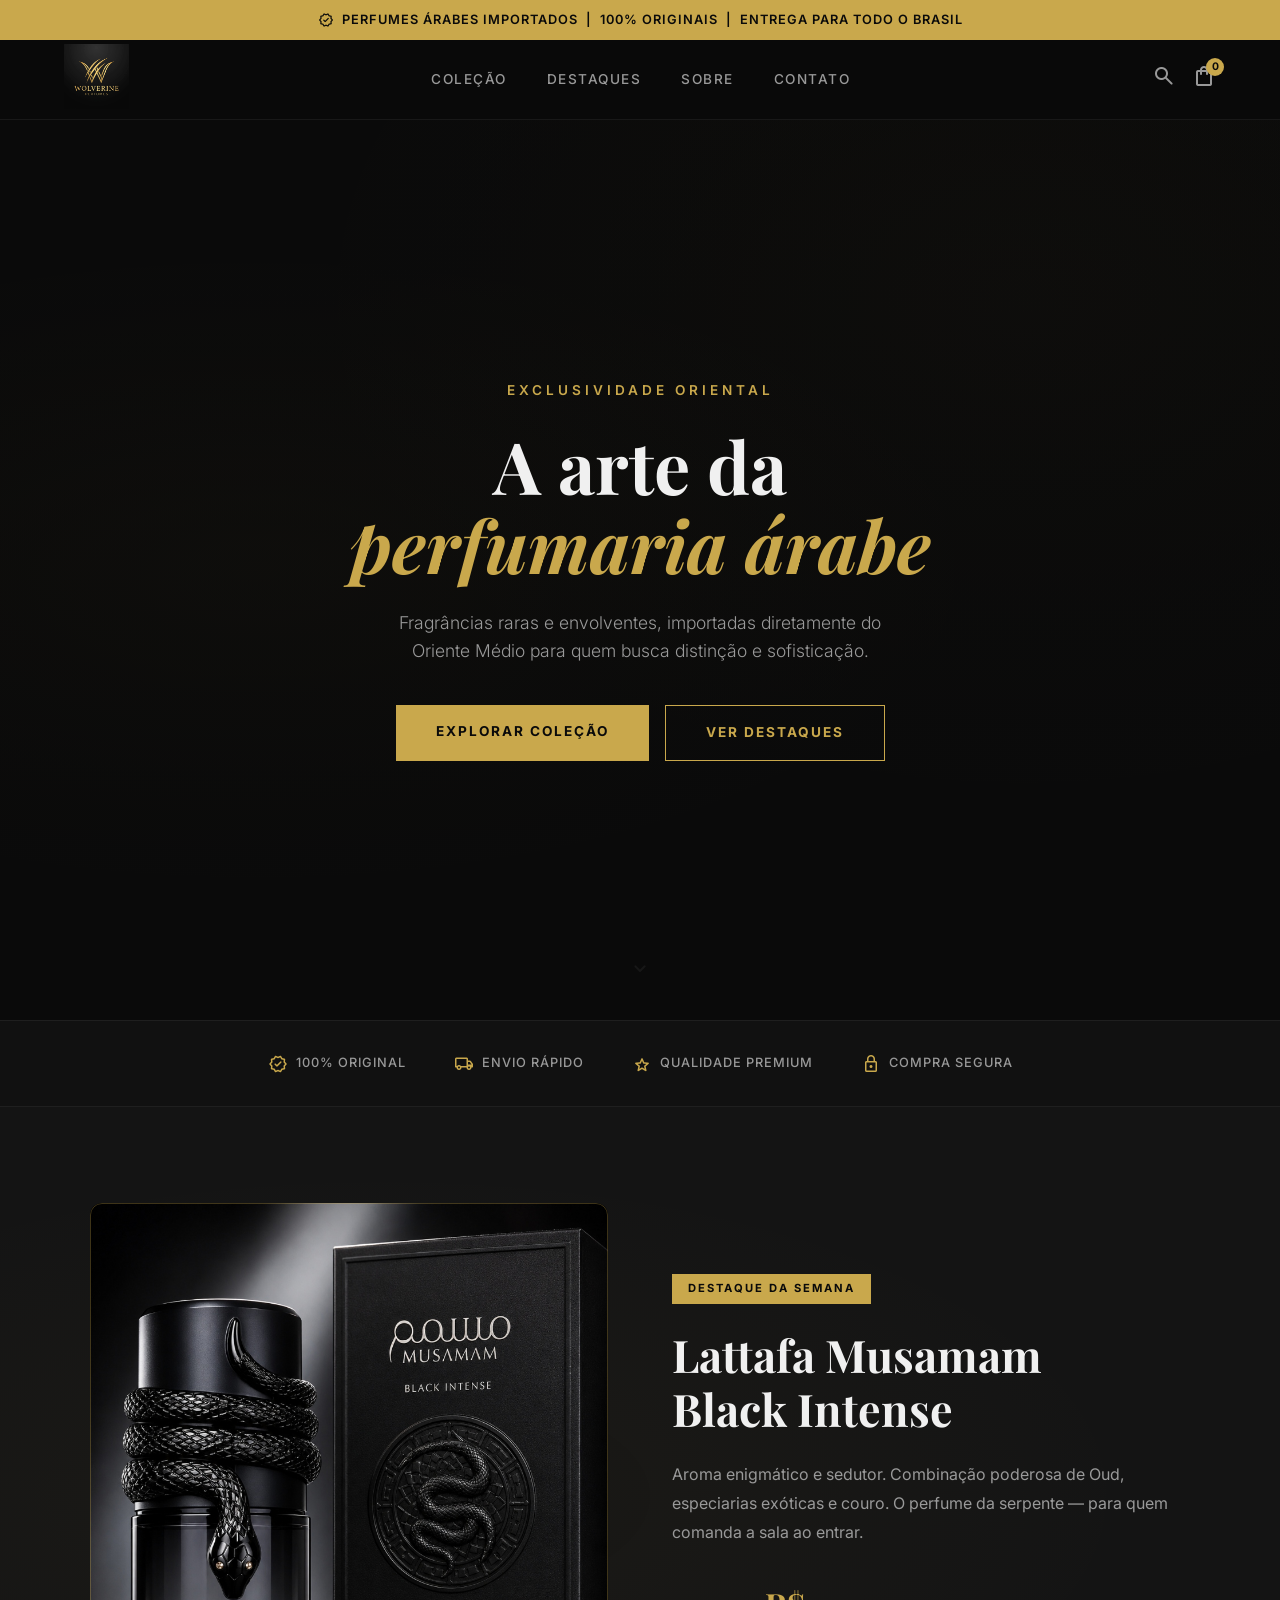
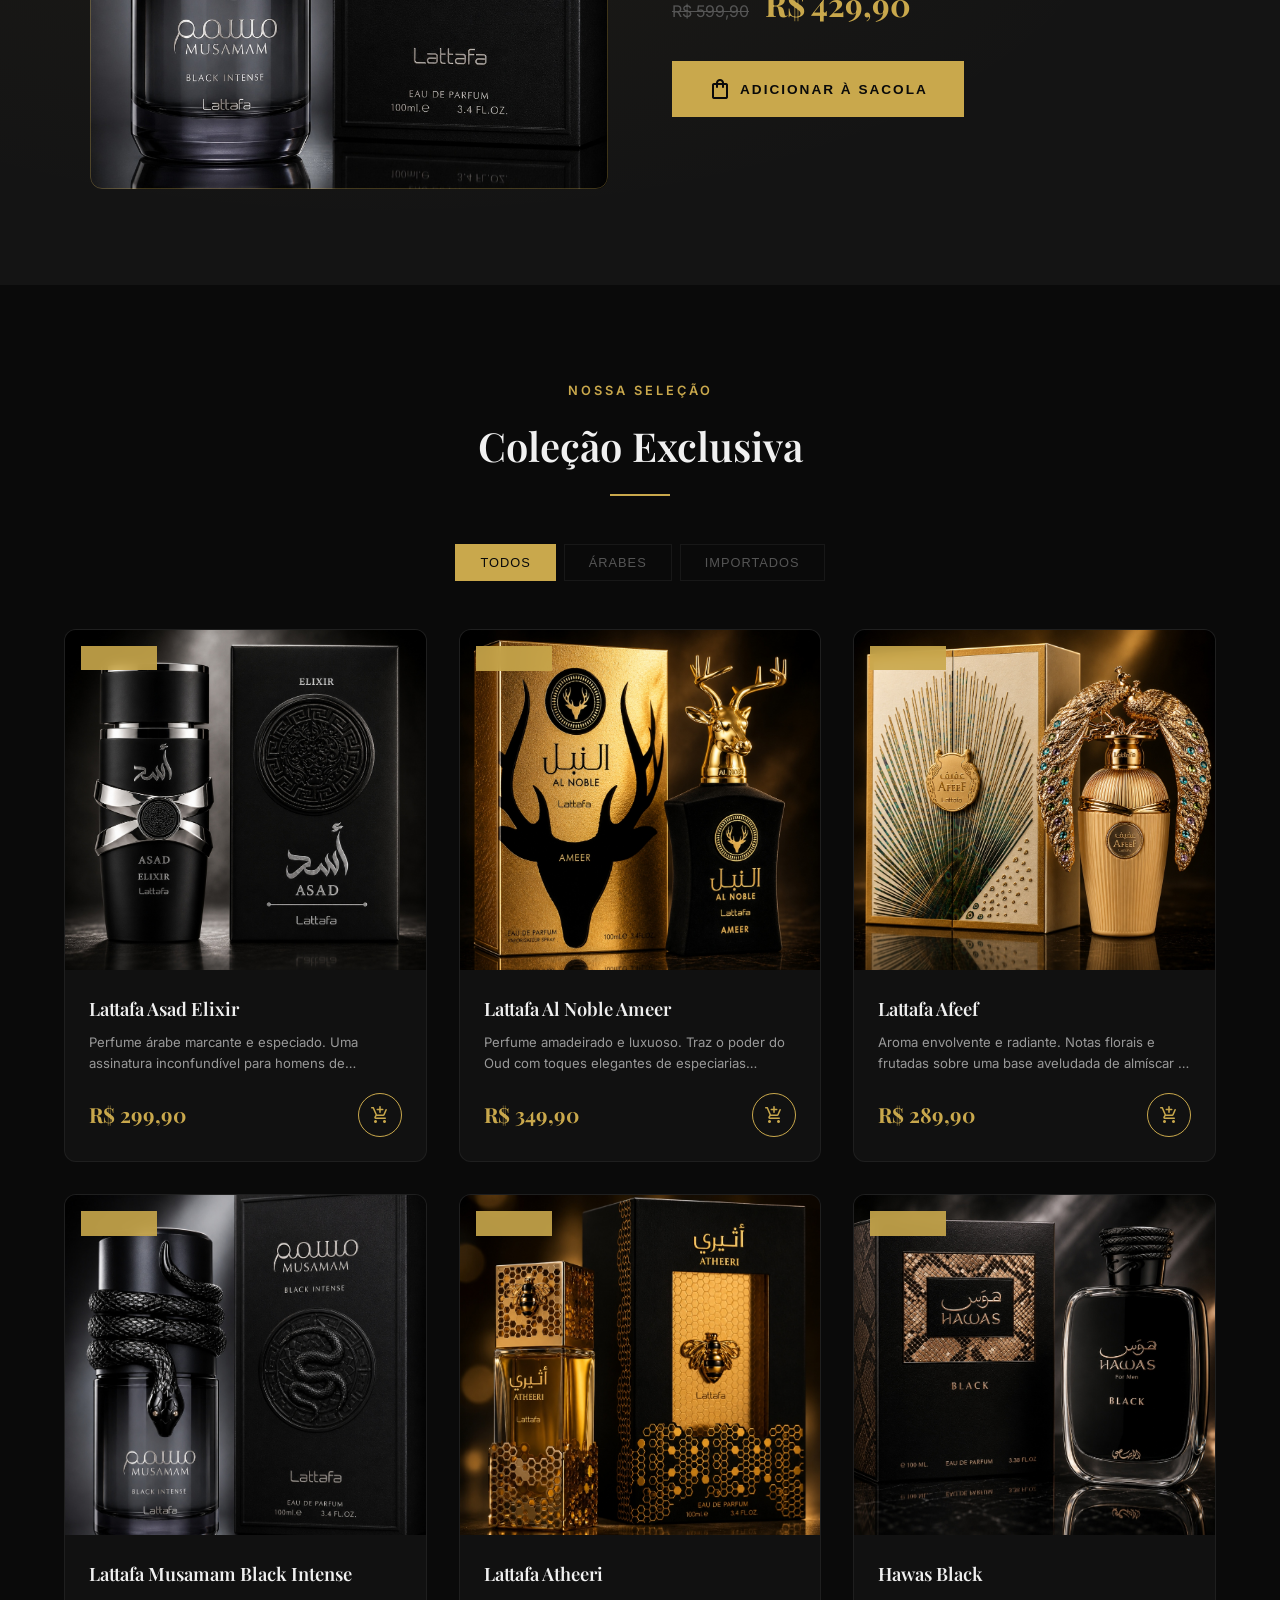
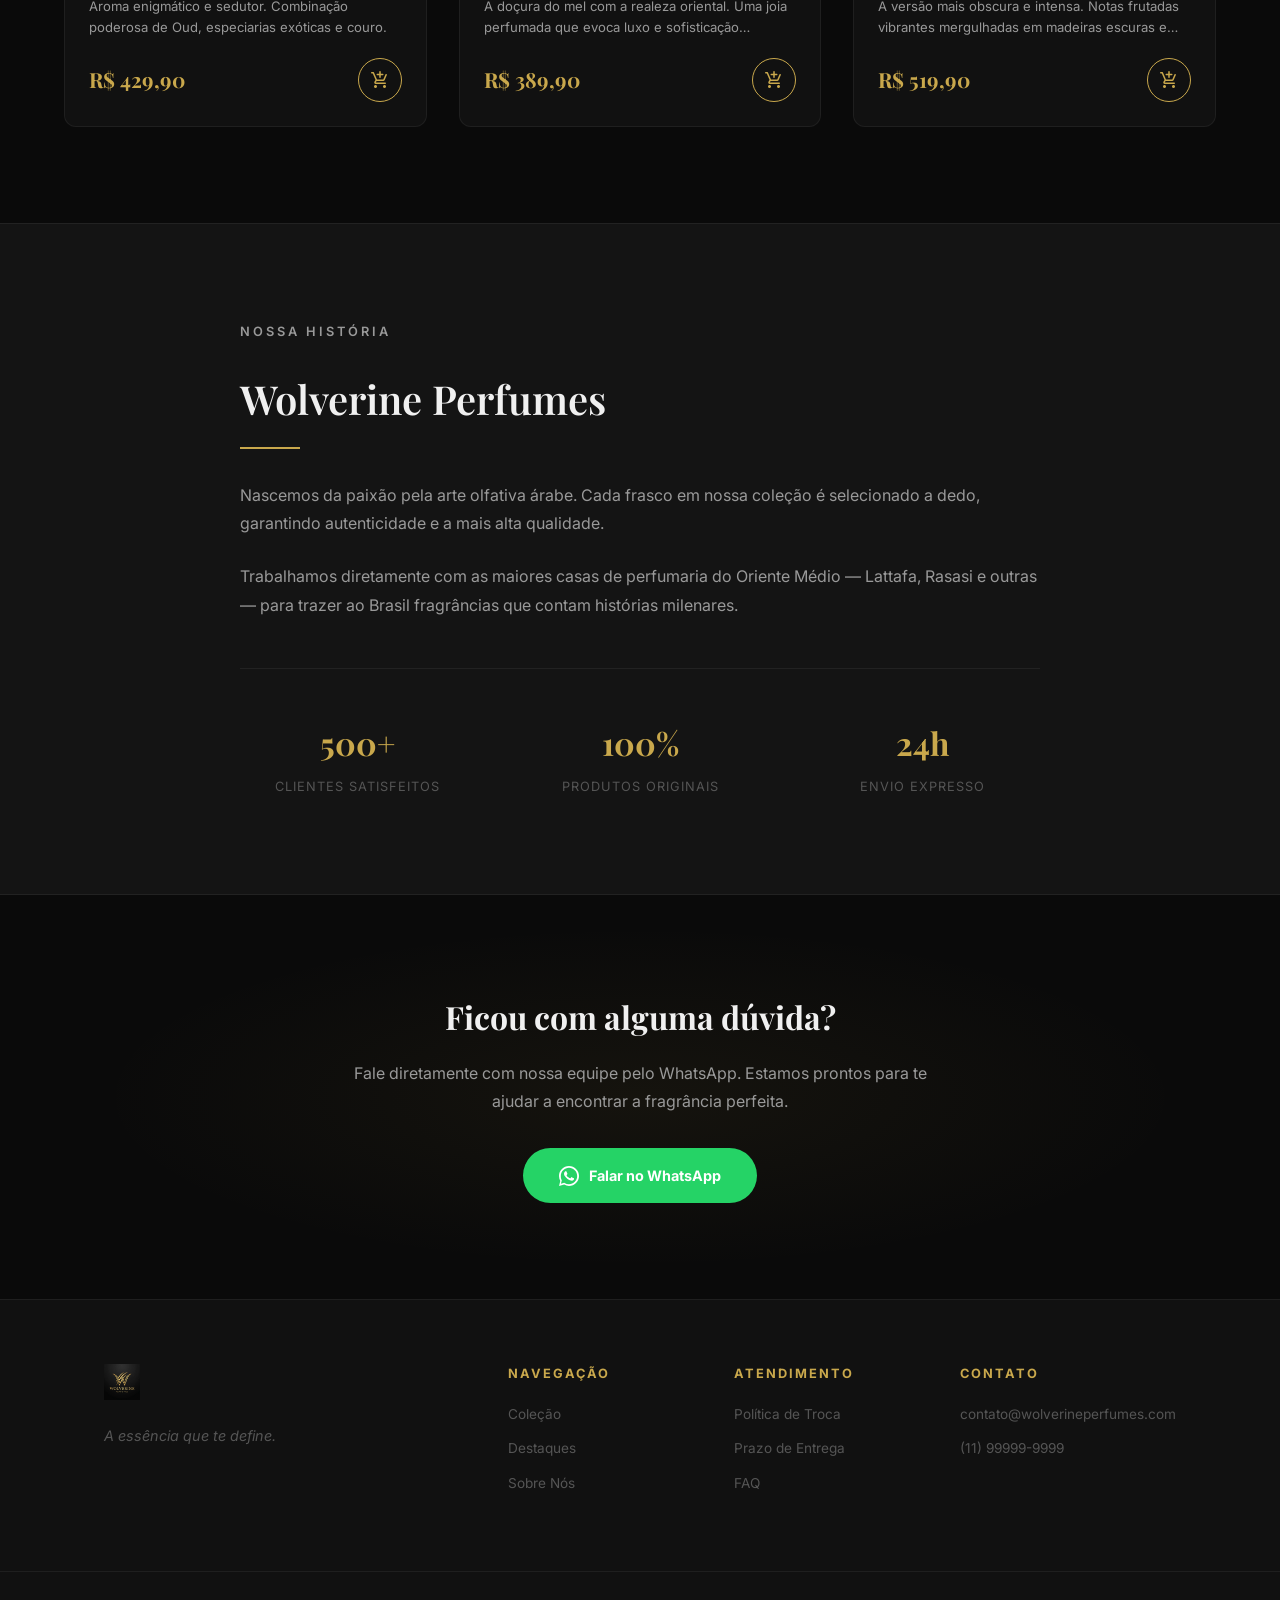
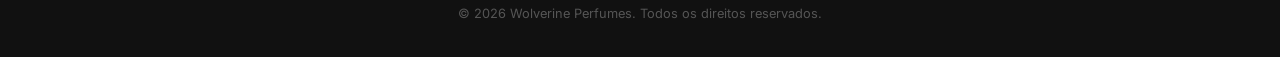
<file: index.html>
<!DOCTYPE html>
<html lang="pt-BR">
<head>
    <meta charset="UTF-8">
    <meta name="viewport" content="width=device-width, initial-scale=1.0">
    <title>Wolverine Perfumes | Fragrâncias Árabes de Luxo</title>
    <meta name="description" content="Wolverine Perfumes - A maior seleção de perfumes árabes importados de luxo. Lattafa, Rasasi e mais. Entrega para todo o Brasil.">
    <link rel="stylesheet" href="style.css">
    <link rel="preconnect" href="https://fonts.googleapis.com">
    <link rel="preconnect" href="https://fonts.gstatic.com" crossorigin>
    <link href="https://fonts.googleapis.com/css2?family=Inter:wght@300;400;500;600;700&family=Playfair+Display:ital,wght@0,400;0,500;0,600;0,700;1,400&display=swap" rel="stylesheet">
    <link href="https://fonts.googleapis.com/css2?family=Material+Symbols+Rounded:opsz,wght,FILL,GRAD@24,400,1,0" rel="stylesheet">
</head>
<body>

    <!-- Announcement Bar -->
    <div class="announcement-bar">
        <span class="material-symbols-rounded">verified</span>
        Perfumes Árabes Importados &nbsp;|&nbsp; 100% Originais &nbsp;|&nbsp; Entrega para todo o Brasil
    </div>

    <!-- Navbar -->
    <nav class="navbar" id="navbar">
        <div class="nav-left">
            <div class="hamburger" id="hamburger">
                <span></span><span></span><span></span>
            </div>
            <a href="#" class="logo">
                <img src="img/logo.png" alt="Wolverine Perfumes" class="logo-img">
            </a>
        </div>
        <div class="nav-center">
            <a href="#colecao" class="nav-link">Coleção</a>
            <a href="#destaque" class="nav-link">Destaques</a>
            <a href="#sobre" class="nav-link">Sobre</a>
            <a href="#contato" class="nav-link">Contato</a>
        </div>
        <div class="nav-right">
            <div class="search-toggle" id="search-toggle">
                <span class="material-symbols-rounded">search</span>
            </div>
            <div class="cart-trigger" id="cart-trigger">
                <span class="material-symbols-rounded">shopping_bag</span>
                <span class="cart-badge" id="cart-badge">0</span>
            </div>
        </div>
    </nav>

    <!-- Search Overlay -->
    <div class="search-overlay" id="search-overlay">
        <div class="search-container">
            <input type="text" id="search-input" placeholder="Buscar perfumes..." autocomplete="off">
            <span class="material-symbols-rounded search-close" id="search-close">close</span>
        </div>
        <div class="search-results" id="search-results"></div>
    </div>

    <!-- Mobile Menu -->
    <div class="mobile-menu" id="mobile-menu">
        <a href="#colecao" class="mobile-link">Coleção</a>
        <a href="#destaque" class="mobile-link">Destaques</a>
        <a href="#sobre" class="mobile-link">Sobre</a>
        <a href="#contato" class="mobile-link">Contato</a>
    </div>

    <!-- Hero Section -->
    <section class="hero" id="hero">
        <div class="hero-slideshow">
            <div class="slide" style="background-image: url('img/lattafa_asad.jpg')"></div>
            <div class="slide" style="background-image: url('img/lattafa_ameer.jpg')"></div>
            <div class="slide" style="background-image: url('img/lattafa_musamam.jpg')"></div>
            <div class="slide" style="background-image: url('img/lattafa_atheeri.jpg')"></div>
            <div class="slide" style="background-image: url('img/hawas_black.jpg')"></div>
        </div>
        <div class="video-overlay" style="background: linear-gradient(to bottom, rgba(10, 10, 10, 0.4), rgba(10, 10, 10, 0.85));"></div>
        <div class="hero-content">
            <p class="hero-subtitle">Exclusividade Oriental</p>
            <h1 class="hero-title">A arte da <br><em>perfumaria árabe</em></h1>
            <p class="hero-desc">Fragrâncias raras e envolventes, importadas diretamente do Oriente Médio para quem busca distinção e sofisticação.</p>
            <div class="hero-actions">
                <a href="#colecao" class="btn-hero">Explorar Coleção</a>
                <a href="#destaque" class="btn-hero-outline">Ver Destaques</a>
            </div>
        </div>
        <div class="hero-scroll">
            <span class="material-symbols-rounded">expand_more</span>
        </div>
    </section>

    <!-- Trust Bar -->
    <section class="trust-bar">
        <div class="trust-item">
            <span class="material-symbols-rounded">verified</span>
            <span>100% Original</span>
        </div>
        <div class="trust-item">
            <span class="material-symbols-rounded">local_shipping</span>
            <span>Envio Rápido</span>
        </div>
        <div class="trust-item">
            <span class="material-symbols-rounded">star</span>
            <span>Qualidade Premium</span>
        </div>
        <div class="trust-item">
            <span class="material-symbols-rounded">lock</span>
            <span>Compra Segura</span>
        </div>
    </section>

    <!-- Destaque (Featured Product) -->
    <section class="featured" id="destaque">
        <div class="featured-inner">
            <div class="featured-image">
                <img src="img/lattafa_musamam.jpg" alt="Lattafa Musamam Black Intense">
            </div>
            <div class="featured-info">
                <span class="featured-badge">Destaque da Semana</span>
                <h2>Lattafa Musamam <br>Black Intense</h2>
                <p>Aroma enigmático e sedutor. Combinação poderosa de Oud, especiarias exóticas e couro. O perfume da serpente — para quem comanda a sala ao entrar.</p>
                <div class="featured-price">
                    <span class="price-old">R$ 599,90</span>
                    <span class="price-current">R$ 429,90</span>
                </div>
                <button class="btn-featured" onclick="adicionarAoCarrinho(4)">
                    <span class="material-symbols-rounded">shopping_bag</span>
                    Adicionar à Sacola
                </button>
            </div>
        </div>
    </section>


    <!-- Coleção (Products Grid) -->
    <section class="colecao" id="colecao">
        <div class="section-header">
            <p class="section-sub">Nossa Seleção</p>
            <h2 class="section-title">Coleção Exclusiva</h2>
            <div class="section-line"></div>
        </div>
        <div class="filter-bar">
            <button class="filter-btn active" data-filter="todos">Todos</button>
            <button class="filter-btn" data-filter="Árabes">Árabes</button>
            <button class="filter-btn" data-filter="Importados">Importados</button>
        </div>
        <div class="products-grid" id="produtos-grid"></div>
    </section>

    <!-- Sobre -->
    <section class="about" id="sobre">
        <div class="about-inner">
            <div class="about-text">
                <p class="section-sub">Nossa História</p>
                <h2 class="section-title">Wolverine Perfumes</h2>
                <div class="section-line left"></div>
                <p>Nascemos da paixão pela arte olfativa árabe. Cada frasco em nossa coleção é selecionado a dedo, garantindo autenticidade e a mais alta qualidade.</p>
                <p>Trabalhamos diretamente com as maiores casas de perfumaria do Oriente Médio — Lattafa, Rasasi e outras — para trazer ao Brasil fragrâncias que contam histórias milenares.</p>
                <div class="about-stats">
                    <div class="stat">
                        <span class="stat-number">500+</span>
                        <span class="stat-label">Clientes Satisfeitos</span>
                    </div>
                    <div class="stat">
                        <span class="stat-number">100%</span>
                        <span class="stat-label">Produtos Originais</span>
                    </div>
                    <div class="stat">
                        <span class="stat-number">24h</span>
                        <span class="stat-label">Envio Expresso</span>
                    </div>
                </div>
            </div>
        </div>
    </section>

    <!-- Contato / CTA -->
    <section class="cta" id="contato">
        <div class="cta-inner">
            <h2>Ficou com alguma dúvida?</h2>
            <p>Fale diretamente com nossa equipe pelo WhatsApp. Estamos prontos para te ajudar a encontrar a fragrância perfeita.</p>
            <a href="https://wa.me/5511999999999" target="_blank" class="btn-whatsapp">
                <svg viewBox="0 0 24 24" width="20" height="20" fill="currentColor"><path d="M17.472 14.382c-.297-.149-1.758-.867-2.03-.967-.273-.099-.471-.148-.67.15-.197.297-.767.966-.94 1.164-.173.199-.347.223-.644.075-.297-.15-1.255-.463-2.39-1.475-.883-.788-1.48-1.761-1.653-2.059-.173-.297-.018-.458.13-.606.134-.133.298-.347.446-.52.149-.174.198-.298.298-.497.099-.198.05-.371-.025-.52-.075-.149-.669-1.612-.916-2.207-.242-.579-.487-.5-.669-.51-.173-.008-.371-.01-.57-.01-.198 0-.52.074-.792.372-.272.297-1.04 1.016-1.04 2.479 0 1.462 1.065 2.875 1.213 3.074.149.198 2.096 3.2 5.077 4.487.709.306 1.262.489 1.694.625.712.227 1.36.195 1.871.118.571-.085 1.758-.719 2.006-1.413.248-.694.248-1.289.173-1.413-.074-.124-.272-.198-.57-.347z"/><path d="M12 0C5.373 0 0 5.373 0 12c0 2.127.555 4.126 1.527 5.864L.06 23.884l6.166-1.617A11.92 11.92 0 0012 24c6.627 0 12-5.373 12-12S18.627 0 12 0zm0 21.82c-1.93 0-3.76-.52-5.348-1.434l-.384-.228-3.973 1.042 1.06-3.873-.25-.397A9.793 9.793 0 012.18 12c0-5.422 4.398-9.82 9.82-9.82 5.422 0 9.82 4.398 9.82 9.82 0 5.422-4.398 9.82-9.82 9.82z"/></svg>
                Falar no WhatsApp
            </a>
        </div>
    </section>

    <!-- Footer -->
    <footer class="footer">
        <div class="footer-top">
            <div class="footer-col">
                <img src="img/logo.png" alt="Wolverine Perfumes" class="footer-logo">
                <p class="footer-tagline">A essência que te define.</p>
            </div>
            <div class="footer-col">
                <h4>Navegação</h4>
                <a href="#colecao">Coleção</a>
                <a href="#destaque">Destaques</a>
                <a href="#sobre">Sobre Nós</a>
            </div>
            <div class="footer-col">
                <h4>Atendimento</h4>
                <a href="#">Política de Troca</a>
                <a href="#">Prazo de Entrega</a>
                <a href="#">FAQ</a>
            </div>
            <div class="footer-col">
                <h4>Contato</h4>
                <a href="mailto:contato@wolverineperfumes.com">contato@wolverineperfumes.com</a>
                <a href="https://wa.me/5511999999999">(11) 99999-9999</a>
            </div>
        </div>
        <div class="footer-bottom">
            <p>&copy; 2026 Wolverine Perfumes. Todos os direitos reservados.</p>
        </div>
    </footer>

    <!-- Cart Sidebar -->
    <div class="cart-overlay" id="cart-overlay"></div>
    <div class="cart-sidebar" id="cart-sidebar">
        <div class="cart-header">
            <h3>Sua Sacola</h3>
            <span class="material-symbols-rounded cart-close" id="cart-close">close</span>
        </div>
        <div class="cart-items" id="cart-items">
            <div class="empty-cart" id="empty-cart">
                <span class="material-symbols-rounded" style="font-size: 48px; opacity: 0.3;">shopping_bag</span>
                <p>Sua sacola está vazia.</p>
            </div>
        </div>
        <div class="cart-footer">
            <div class="cart-subtotal">
                <span>Subtotal</span>
                <span id="total-price">R$ 0,00</span>
            </div>
            <button class="btn-checkout" id="btn-checkout">
                Finalizar pelo WhatsApp
                <span class="material-symbols-rounded">arrow_forward</span>
            </button>
            <p class="cart-note">Envio e pagamento combinados via WhatsApp</p>
        </div>
    </div>

    <script src="app.js"></script>
</body>
</html>
</file>
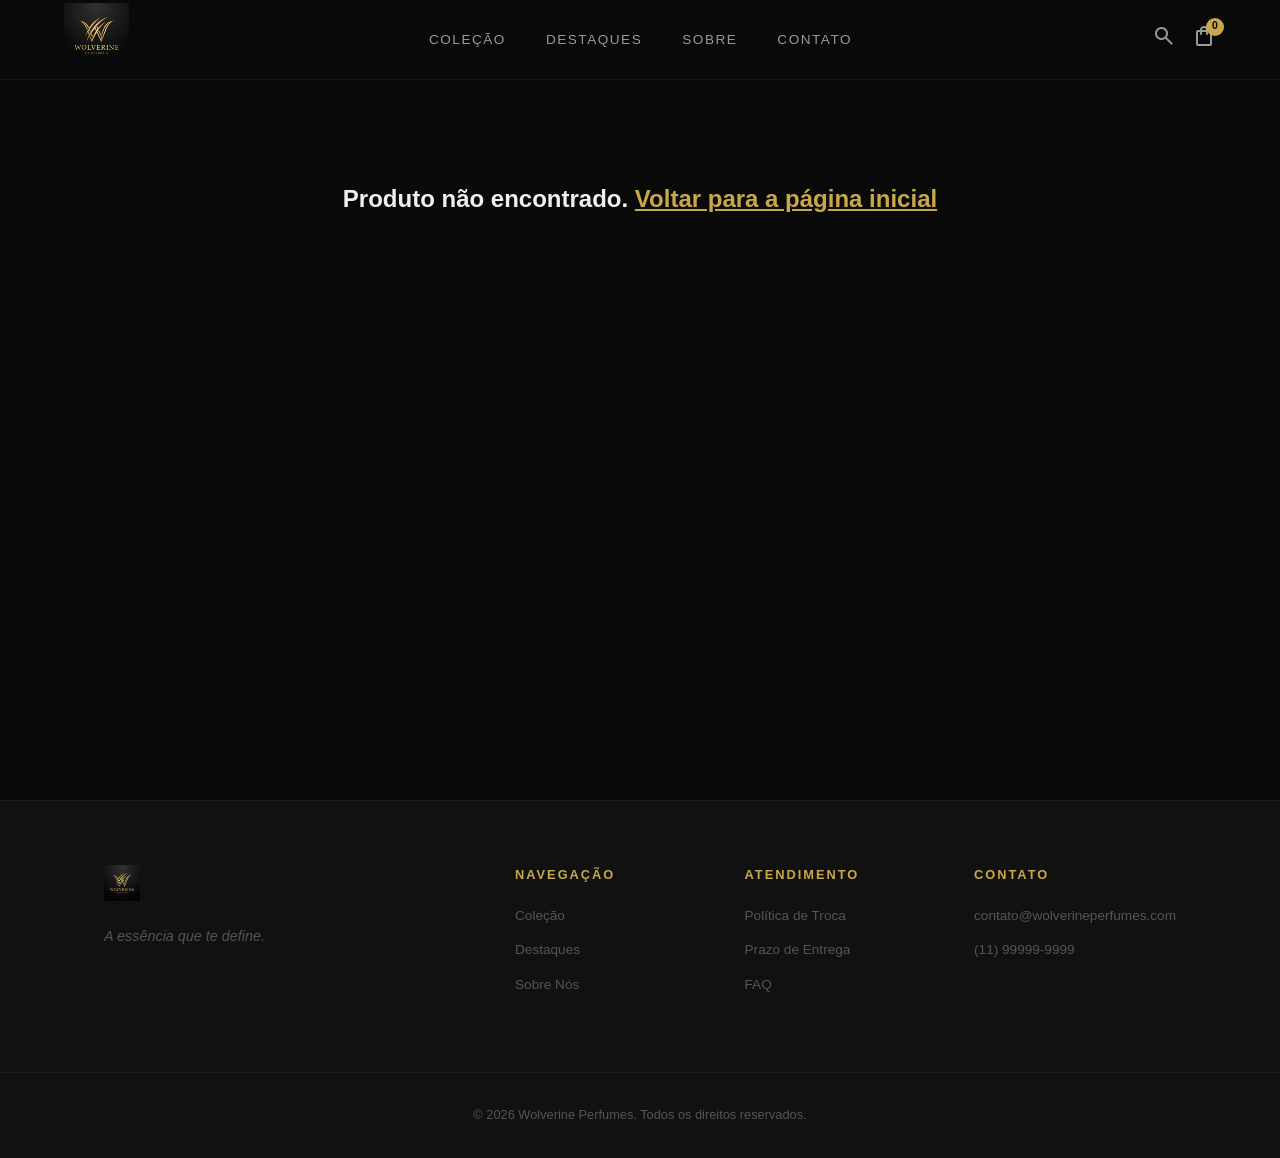
<file: produto.html>
<!DOCTYPE html>
<html lang="pt-BR">
<head>
    <meta charset="UTF-8">
    <meta name="viewport" content="width=device-width, initial-scale=1.0">
    <title>Wolverine Perfumes - Detalhes do Produto</title>
    <link href="https://fonts.googleapis.com/css2?family=Cinzel:wght@400;600;700&family=Montserrat:wght@300;400;500;600&display=swap" rel="stylesheet">
    <link href="https://fonts.googleapis.com/css2?family=Material+Symbols+Rounded:opsz,wght,FILL,GRAD@20..48,100..700,0..1,-50..200" rel="stylesheet" />
    <link rel="stylesheet" href="style.css">
</head>
<body>
    <!-- Navbar -->
    <nav class="navbar" id="navbar">
        <div class="nav-left">
            <div class="hamburger" id="hamburger">
                <span></span><span></span><span></span>
            </div>
            <a href="index.html" class="logo">
                <img src="img/logo.png" alt="Wolverine Perfumes" class="logo-img">
            </a>
        </div>
        <div class="nav-center">
            <a href="index.html#colecao" class="nav-link">Coleção</a>
            <a href="index.html#destaque" class="nav-link">Destaques</a>
            <a href="index.html#sobre" class="nav-link">Sobre</a>
            <a href="index.html#contato" class="nav-link">Contato</a>
        </div>
        <div class="nav-right">
            <div class="search-toggle" id="search-toggle">
                <span class="material-symbols-rounded">search</span>
            </div>
            <div class="cart-trigger" id="cart-trigger">
                <span class="material-symbols-rounded">shopping_bag</span>
                <span class="cart-badge" id="cart-badge">0</span>
            </div>
        </div>
    </nav>

    <!-- Search Overlay -->
    <div class="search-overlay" id="search-overlay">
        <div class="search-container">
            <input type="text" id="search-input" placeholder="Buscar perfumes..." autocomplete="off">
            <span class="material-symbols-rounded search-close" id="search-close">close</span>
        </div>
        <div class="search-results" id="search-results"></div>
    </div>

    <!-- Mobile Menu -->
    <div class="mobile-menu" id="mobile-menu">
        <a href="index.html#colecao" class="mobile-link">Coleção</a>
        <a href="index.html#destaque" class="mobile-link">Destaques</a>
        <a href="index.html#sobre" class="mobile-link">Sobre</a>
        <a href="index.html#contato" class="mobile-link">Contato</a>
    </div>

    <!-- Ambient Background -->
    <div class="ambient-background" id="ambient-bg"></div>

    <!-- Product Details Section -->
    <section class="produto-detalhes-section">
        <div class="produto-detalhes-container" id="produto-detalhes-container">
            <!-- Content will be injected by JavaScript -->
        </div>
    </section>

    <!-- Footer -->
    <footer class="footer">
        <div class="footer-top">
            <div class="footer-col">
                <img src="img/logo.png" alt="Wolverine Perfumes" class="footer-logo">
                <p class="footer-tagline">A essência que te define.</p>
            </div>
            <div class="footer-col">
                <h4>Navegação</h4>
                <a href="index.html#colecao">Coleção</a>
                <a href="index.html#destaque">Destaques</a>
                <a href="index.html#sobre">Sobre Nós</a>
            </div>
            <div class="footer-col">
                <h4>Atendimento</h4>
                <a href="#">Política de Troca</a>
                <a href="#">Prazo de Entrega</a>
                <a href="#">FAQ</a>
            </div>
            <div class="footer-col">
                <h4>Contato</h4>
                <a href="mailto:contato@wolverineperfumes.com">contato@wolverineperfumes.com</a>
                <a href="https://wa.me/5511999999999">(11) 99999-9999</a>
            </div>
        </div>
        <div class="footer-bottom">
            <p>&copy; 2026 Wolverine Perfumes. Todos os direitos reservados.</p>
        </div>
    </footer>

    <!-- Cart Sidebar -->
    <div class="cart-overlay" id="cart-overlay"></div>
    <div class="cart-sidebar" id="cart-sidebar">
        <div class="cart-header">
            <h3>Sua Sacola</h3>
            <span class="material-symbols-rounded cart-close" id="cart-close">close</span>
        </div>
        <div class="cart-items" id="cart-items">
            <div class="empty-cart" id="empty-cart">
                <span class="material-symbols-rounded" style="font-size: 48px; opacity: 0.3;">shopping_bag</span>
                <p>Sua sacola está vazia.</p>
            </div>
        </div>
        <div class="cart-footer">
            <div class="cart-subtotal">
                <span>Subtotal</span>
                <span id="total-price">R$ 0,00</span>
            </div>
            <button class="btn-checkout" id="btn-checkout">
                Finalizar pelo WhatsApp
                <span class="material-symbols-rounded">arrow_forward</span>
            </button>
            <p class="cart-note">Envio e pagamento combinados via WhatsApp</p>
        </div>
    </div>

    <!-- Scripts -->
    <script src="app.js"></script>
    <script src="produto.js"></script>
</body>
</html>
</file>
<file: style.css>
/* =====================================================
   WOLVERINE PERFUMES - DARK LUXURY THEME
   ===================================================== */

:root {
    --bg-deep: #0a0a0a;
    --bg-card: #111111;
    --bg-elevated: #1a1a1a;
    --bg-surface: #141414;
    --gold: #c9a84c;
    --gold-light: #e4c76b;
    --gold-dark: #a78b3a;
    --text-primary: #f0f0f0;
    --text-secondary: #999999;
    --text-muted: #555555;
    --border: rgba(255, 255, 255, 0.06);
    --border-gold: rgba(201, 168, 76, 0.3);
    --glow: 0 0 40px rgba(201, 168, 76, 0.08);
    --font-display: 'Playfair Display', serif;
    --font-body: 'Inter', sans-serif;
    --radius: 12px;
    --transition: all 0.4s cubic-bezier(0.16, 1, 0.3, 1);
}

* { margin: 0; padding: 0; box-sizing: border-box; }
html { scroll-behavior: smooth; }

body {
    font-family: var(--font-body);
    background: var(--bg-deep);
    color: var(--text-primary);
    line-height: 1.6;
    overflow-x: hidden;
}

::selection {
    background: var(--gold);
    color: var(--bg-deep);
}

/* =====================================================
   ANNOUNCEMENT BAR
   ===================================================== */
.announcement-bar {
    background: var(--gold);
    color: var(--bg-deep);
    text-align: center;
    padding: 10px 20px;
    font-size: 0.8rem;
    font-weight: 600;
    letter-spacing: 1px;
    text-transform: uppercase;
    display: flex;
    align-items: center;
    justify-content: center;
    gap: 8px;
}
.announcement-bar .material-symbols-rounded {
    font-size: 16px;
}

/* =====================================================
   NAVBAR
   ===================================================== */
.navbar {
    display: flex;
    justify-content: space-between;
    align-items: center;
    padding: 0 5%;
    height: 80px;
    background: rgba(10, 10, 10, 0.85);
    backdrop-filter: blur(20px);
    -webkit-backdrop-filter: blur(20px);
    border-bottom: 1px solid var(--border);
    position: sticky;
    top: 0;
    z-index: 1000;
    transition: var(--transition);
}
.navbar.scrolled {
    box-shadow: 0 4px 30px rgba(0,0,0,0.5);
}
.nav-left, .nav-right {
    display: flex;
    align-items: center;
    gap: 1rem;
}
.logo { text-decoration: none; }
.logo-img { height: 38px; filter: brightness(1.1); }
.nav-center {
    display: flex;
    gap: 2.5rem;
}
.nav-link {
    text-decoration: none;
    color: var(--text-secondary);
    font-size: 0.85rem;
    font-weight: 500;
    text-transform: uppercase;
    letter-spacing: 1.5px;
    transition: var(--transition);
    position: relative;
}
.nav-link::after {
    content: '';
    position: absolute;
    bottom: -4px;
    left: 0;
    width: 0;
    height: 1px;
    background: var(--gold);
    transition: var(--transition);
}
.nav-link:hover { color: var(--gold); }
.nav-link:hover::after { width: 100%; }

.search-toggle, .cart-trigger {
    cursor: pointer;
    color: var(--text-secondary);
    transition: var(--transition);
    position: relative;
}
.search-toggle:hover, .cart-trigger:hover { color: var(--gold); }
.cart-badge {
    position: absolute;
    top: -6px;
    right: -8px;
    background: var(--gold);
    color: var(--bg-deep);
    font-size: 0.65rem;
    font-weight: 700;
    width: 18px;
    height: 18px;
    border-radius: 50%;
    display: flex;
    align-items: center;
    justify-content: center;
}

.hamburger {
    display: none;
    flex-direction: column;
    gap: 5px;
    cursor: pointer;
}
.hamburger span {
    width: 22px;
    height: 2px;
    background: var(--text-primary);
    transition: var(--transition);
}

/* =====================================================
   SEARCH OVERLAY
   ===================================================== */
.search-overlay {
    position: fixed;
    top: 0; left: 0;
    width: 100%; height: 100%;
    background: rgba(0, 0, 0, 0.95);
    backdrop-filter: blur(20px);
    z-index: 2000;
    display: flex;
    flex-direction: column;
    align-items: center;
    padding-top: 20vh;
    opacity: 0;
    pointer-events: none;
    transition: var(--transition);
}
.search-overlay.active {
    opacity: 1;
    pointer-events: all;
}
.search-container {
    display: flex;
    align-items: center;
    gap: 1rem;
    border-bottom: 2px solid var(--gold);
    padding-bottom: 12px;
    width: 500px;
    max-width: 90%;
}
.search-container input {
    background: transparent;
    border: none;
    outline: none;
    color: var(--text-primary);
    font-size: 1.5rem;
    font-family: var(--font-body);
    width: 100%;
    font-weight: 300;
}
.search-container input::placeholder {
    color: var(--text-muted);
}
.search-close {
    color: var(--text-secondary);
    cursor: pointer;
    transition: var(--transition);
}
.search-close:hover { color: var(--gold); }
.search-results {
    width: 500px;
    max-width: 90%;
    margin-top: 2rem;
}
.search-result-item {
    display: flex;
    align-items: center;
    gap: 1rem;
    padding: 1rem;
    border-bottom: 1px solid var(--border);
    cursor: pointer;
    transition: var(--transition);
}
.search-result-item:hover { background: var(--bg-elevated); }
.search-result-item img {
    width: 50px; height: 50px;
    object-fit: cover;
    border-radius: 8px;
}

/* =====================================================
   MOBILE MENU
   ===================================================== */
.mobile-menu {
    display: none;
    flex-direction: column;
    background: var(--bg-card);
    border-bottom: 1px solid var(--border);
    padding: 1rem 5%;
    position: sticky;
    top: 70px;
    z-index: 999;
}
.mobile-menu.active { display: flex; }
.mobile-link {
    padding: 1rem 0;
    color: var(--text-secondary);
    text-decoration: none;
    font-size: 0.9rem;
    text-transform: uppercase;
    letter-spacing: 1.5px;
    border-bottom: 1px solid var(--border);
    transition: var(--transition);
}
.mobile-link:hover { color: var(--gold); }

/* =====================================================
   HERO
   ===================================================== */
.hero {
    min-height: 100vh;
    display: flex;
    align-items: center;
    justify-content: center;
    position: relative;
    background: 
        radial-gradient(ellipse at 20% 50%, rgba(201, 168, 76, 0.06) 0%, transparent 50%),
        radial-gradient(ellipse at 80% 20%, rgba(201, 168, 76, 0.04) 0%, transparent 50%),
        var(--bg-deep);
    overflow: hidden;
    text-align: center;
    padding: 2rem;
}
.hero-video {
    position: absolute;
    top: 50%;
    left: 50%;
    min-width: 100%;
    min-height: 100%;
    width: auto;
    height: auto;
    transform: translateX(-50%) translateY(-50%);
    object-fit: cover;
    z-index: 0;
}
.video-overlay {
    position: absolute;
    top: 0; left: 0;
    width: 100%; height: 100%;
    background: linear-gradient(to bottom, rgba(10, 10, 10, 0.7), rgba(10, 10, 10, 0.95));
    z-index: 1;
}

.hero-content {
    position: relative;
    z-index: 2;
    max-width: 700px;
    animation: heroFadeIn 1.2s ease-out;
}
@keyframes heroFadeIn {
    from { opacity: 0; transform: translateY(40px); }
    to { opacity: 1; transform: translateY(0); }
}
.hero-subtitle {
    color: var(--gold);
    text-transform: uppercase;
    letter-spacing: 4px;
    font-size: 0.85rem;
    font-weight: 600;
    margin-bottom: 1.5rem;
}
.hero-title {
    font-family: var(--font-display);
    font-size: 4.5rem;
    font-weight: 700;
    line-height: 1.1;
    margin-bottom: 1.5rem;
}
.hero-title em {
    color: var(--gold);
    font-style: italic;
}
.hero-desc {
    color: var(--text-secondary);
    font-size: 1.1rem;
    max-width: 500px;
    margin: 0 auto 2.5rem;
    font-weight: 300;
}
.hero-actions {
    display: flex;
    gap: 1rem;
    justify-content: center;
    flex-wrap: wrap;
}
.btn-hero {
    background: var(--gold);
    color: var(--bg-deep);
    padding: 16px 40px;
    border: none;
    text-decoration: none;
    font-size: 0.85rem;
    font-weight: 700;
    text-transform: uppercase;
    letter-spacing: 2px;
    transition: var(--transition);
    cursor: pointer;
}
.btn-hero:hover {
    background: var(--gold-light);
    transform: translateY(-2px);
    box-shadow: 0 10px 30px rgba(201, 168, 76, 0.3);
}
.btn-hero-outline {
    background: transparent;
    color: var(--gold);
    padding: 16px 40px;
    border: 1px solid var(--gold);
    text-decoration: none;
    font-size: 0.85rem;
    font-weight: 700;
    text-transform: uppercase;
    letter-spacing: 2px;
    transition: var(--transition);
}
.btn-hero-outline:hover {
    background: rgba(201, 168, 76, 0.1);
    transform: translateY(-2px);
}
.hero-scroll {
    position: absolute;
    bottom: 2rem;
    left: 50%;
    transform: translateX(-50%);
    color: var(--text-muted);
    animation: bounce 2s infinite;
}
@keyframes bounce {
    0%, 100% { transform: translateX(-50%) translateY(0); }
    50% { transform: translateX(-50%) translateY(10px); }
}

/* =====================================================
   TRUST BAR
   ===================================================== */
.trust-bar {
    display: flex;
    justify-content: center;
    gap: 3rem;
    padding: 2rem 5%;
    background: var(--bg-card);
    border-top: 1px solid var(--border);
    border-bottom: 1px solid var(--border);
    flex-wrap: wrap;
}
.trust-item {
    display: flex;
    align-items: center;
    gap: 8px;
    color: var(--text-secondary);
    font-size: 0.8rem;
    text-transform: uppercase;
    letter-spacing: 1px;
    font-weight: 500;
}
.trust-item .material-symbols-rounded {
    color: var(--gold);
    font-size: 20px;
}

/* =====================================================
   FEATURED PRODUCT
   ===================================================== */
.featured {
    padding: 6rem 5%;
    background: 
        radial-gradient(ellipse at 30% 50%, rgba(201, 168, 76, 0.04) 0%, transparent 60%),
        var(--bg-surface);
}
.featured-inner {
    max-width: 1100px;
    margin: 0 auto;
    display: grid;
    grid-template-columns: 1fr 1fr;
    gap: 4rem;
    align-items: center;
}
.featured-image {
    position: relative;
    border-radius: var(--radius);
    overflow: hidden;
}
.featured-image::before {
    content: '';
    position: absolute;
    inset: 0;
    border: 1px solid var(--border-gold);
    border-radius: var(--radius);
    z-index: 1;
    pointer-events: none;
}
.featured-image img {
    width: 100%;
    display: block;
    transition: transform 0.8s ease;
}
.featured-image:hover img {
    transform: scale(1.03);
}
.featured-badge {
    display: inline-block;
    background: var(--gold);
    color: var(--bg-deep);
    padding: 6px 16px;
    font-size: 0.7rem;
    font-weight: 700;
    text-transform: uppercase;
    letter-spacing: 2px;
    margin-bottom: 1.5rem;
}
.featured-info h2 {
    font-family: var(--font-display);
    font-size: 2.8rem;
    line-height: 1.2;
    margin-bottom: 1.5rem;
}
.featured-info p {
    color: var(--text-secondary);
    font-size: 1rem;
    line-height: 1.8;
    margin-bottom: 2rem;
}
.featured-price {
    display: flex;
    align-items: baseline;
    gap: 1rem;
    margin-bottom: 2rem;
}
.price-old {
    color: var(--text-muted);
    text-decoration: line-through;
    font-size: 1rem;
}
.price-current {
    color: var(--gold);
    font-size: 2rem;
    font-weight: 700;
    font-family: var(--font-display);
}
.btn-featured {
    display: inline-flex;
    align-items: center;
    gap: 8px;
    background: var(--gold);
    color: var(--bg-deep);
    border: none;
    padding: 16px 36px;
    font-size: 0.85rem;
    font-weight: 700;
    text-transform: uppercase;
    letter-spacing: 2px;
    cursor: pointer;
    transition: var(--transition);
}
.btn-featured:hover {
    background: var(--gold-light);
    transform: translateY(-2px);
    box-shadow: 0 10px 30px rgba(201, 168, 76, 0.3);
}

/* =====================================================
   COLLECTION / PRODUCTS GRID
   ===================================================== */
.colecao {
    padding: 6rem 5%;
    background: var(--bg-deep);
}
.section-header {
    text-align: center;
    margin-bottom: 3rem;
}
.section-sub {
    color: var(--gold);
    text-transform: uppercase;
    letter-spacing: 3px;
    font-size: 0.8rem;
    font-weight: 600;
    margin-bottom: 0.8rem;
}
.section-title {
    font-family: var(--font-display);
    font-size: 2.5rem;
    font-weight: 600;
}
.section-line {
    width: 60px;
    height: 2px;
    background: var(--gold);
    margin: 1rem auto 0;
}
.section-line.left {
    margin: 1rem 0 2rem;
}

.filter-bar {
    display: flex;
    justify-content: center;
    gap: 0.5rem;
    margin-bottom: 3rem;
}
.filter-btn {
    background: transparent;
    color: var(--text-muted);
    border: 1px solid var(--border);
    padding: 10px 24px;
    font-size: 0.8rem;
    font-weight: 500;
    text-transform: uppercase;
    letter-spacing: 1px;
    cursor: pointer;
    transition: var(--transition);
}
.filter-btn:hover {
    color: var(--text-primary);
    border-color: var(--text-muted);
}
.filter-btn.active {
    background: var(--gold);
    color: var(--bg-deep);
    border-color: var(--gold);
}

.products-grid {
    display: grid;
    grid-template-columns: repeat(auto-fill, minmax(300px, 1fr));
    gap: 2rem;
    max-width: 1200px;
    margin: 0 auto;
}

.produto-card {
    background: var(--bg-card);
    border: 1px solid var(--border);
    border-radius: var(--radius);
    overflow: hidden;
    transition: var(--transition);
    position: relative;
}
.produto-card:hover {
    border-color: var(--border-gold);
    transform: translateY(-8px);
    box-shadow: var(--glow);
}
.produto-img-container {
    width: 100%;
    height: 340px;
    overflow: hidden;
    background: var(--bg-surface);
    position: relative;
}
.produto-tag {
    position: absolute;
    top: 16px; left: 16px;
    background: rgba(201, 168, 76, 0.9);
    color: var(--bg-deep);
    padding: 4px 12px;
    font-size: 0.65rem;
    font-weight: 700;
    text-transform: uppercase;
    letter-spacing: 1.5px;
    z-index: 2;
    backdrop-filter: blur(4px);
}
.produto-img {
    width: 100%;
    height: 100%;
    object-fit: cover;
    transition: transform 0.6s ease;
}
.produto-card:hover .produto-img {
    transform: scale(1.08);
}

.produto-info {
    padding: 1.5rem;
}
.produto-nome {
    font-family: var(--font-display);
    font-size: 1.15rem;
    font-weight: 600;
    margin-bottom: 0.5rem;
}
.produto-descricao {
    font-size: 0.82rem;
    color: var(--text-secondary);
    margin-bottom: 1.2rem;
    display: -webkit-box;
    -webkit-line-clamp: 2;
    -webkit-box-orient: vertical;
    overflow: hidden;
    line-height: 1.6;
}
.produto-bottom {
    display: flex;
    justify-content: space-between;
    align-items: center;
}
.produto-preco {
    font-size: 1.3rem;
    font-weight: 700;
    color: var(--gold);
    font-family: var(--font-display);
}
.btn-add-cart {
    display: flex;
    align-items: center;
    justify-content: center;
    background: transparent;
    border: 1px solid var(--gold);
    color: var(--gold);
    width: 44px;
    height: 44px;
    border-radius: 50%;
    cursor: pointer;
    transition: var(--transition);
}
.btn-add-cart:hover {
    background: var(--gold);
    color: var(--bg-deep);
}
.btn-add-cart .material-symbols-rounded {
    font-size: 20px;
}

/* =====================================================
   ABOUT SECTION
   ===================================================== */
.about {
    padding: 6rem 5%;
    background: var(--bg-surface);
    border-top: 1px solid var(--border);
    border-bottom: 1px solid var(--border);
}
.about-inner {
    max-width: 800px;
    margin: 0 auto;
}
.about-text p {
    color: var(--text-secondary);
    margin-bottom: 1.5rem;
    line-height: 1.8;
}
.about-stats {
    display: flex;
    gap: 3rem;
    margin-top: 3rem;
    padding-top: 3rem;
    border-top: 1px solid var(--border);
}
.stat { text-align: center; flex: 1; }
.stat-number {
    display: block;
    font-family: var(--font-display);
    font-size: 2rem;
    color: var(--gold);
    font-weight: 700;
    margin-bottom: 0.3rem;
}
.stat-label {
    font-size: 0.8rem;
    color: var(--text-muted);
    text-transform: uppercase;
    letter-spacing: 1px;
}

/* =====================================================
   CTA / CONTACT
   ===================================================== */
.cta {
    padding: 6rem 5%;
    text-align: center;
    background: 
        radial-gradient(ellipse at center, rgba(201, 168, 76, 0.06) 0%, transparent 60%),
        var(--bg-deep);
}
.cta-inner {
    max-width: 600px;
    margin: 0 auto;
}
.cta h2 {
    font-family: var(--font-display);
    font-size: 2rem;
    margin-bottom: 1rem;
}
.cta p {
    color: var(--text-secondary);
    margin-bottom: 2rem;
    line-height: 1.8;
}
.btn-whatsapp {
    display: inline-flex;
    align-items: center;
    gap: 10px;
    background: #25D366;
    color: white;
    text-decoration: none;
    padding: 16px 36px;
    font-size: 0.9rem;
    font-weight: 700;
    border-radius: 50px;
    transition: var(--transition);
}
.btn-whatsapp:hover {
    transform: translateY(-2px);
    box-shadow: 0 10px 30px rgba(37, 211, 102, 0.3);
}

/* =====================================================
   FOOTER
   ===================================================== */
.footer {
    background: var(--bg-card);
    border-top: 1px solid var(--border);
}
.footer-top {
    display: grid;
    grid-template-columns: 2fr 1fr 1fr 1fr;
    gap: 3rem;
    padding: 4rem 5%;
    max-width: 1200px;
    margin: 0 auto;
}
.footer-logo {
    height: 36px;
    margin-bottom: 1rem;
    filter: brightness(1.1);
}
.footer-tagline {
    color: var(--text-muted);
    font-size: 0.9rem;
    font-style: italic;
}
.footer-col h4 {
    color: var(--gold);
    font-size: 0.8rem;
    text-transform: uppercase;
    letter-spacing: 2px;
    margin-bottom: 1.2rem;
}
.footer-col a {
    display: block;
    color: var(--text-muted);
    text-decoration: none;
    font-size: 0.85rem;
    margin-bottom: 0.8rem;
    transition: var(--transition);
}
.footer-col a:hover { color: var(--gold); }
.footer-bottom {
    text-align: center;
    padding: 2rem 5%;
    border-top: 1px solid var(--border);
    color: var(--text-muted);
    font-size: 0.8rem;
}

/* =====================================================
   CART SIDEBAR
   ===================================================== */
.cart-overlay {
    position: fixed;
    inset: 0;
    background: rgba(0, 0, 0, 0.7);
    backdrop-filter: blur(4px);
    z-index: 2000;
    opacity: 0;
    pointer-events: none;
    transition: var(--transition);
}
.cart-overlay.show {
    opacity: 1;
    pointer-events: all;
}
.cart-sidebar {
    position: fixed;
    top: 0; right: -440px;
    width: 440px;
    max-width: 100vw;
    height: 100vh;
    background: var(--bg-card);
    border-left: 1px solid var(--border);
    z-index: 2001;
    display: flex;
    flex-direction: column;
    transition: right 0.5s cubic-bezier(0.16, 1, 0.3, 1);
}
.cart-sidebar.open { right: 0; }
.cart-header {
    display: flex;
    justify-content: space-between;
    align-items: center;
    padding: 1.5rem 2rem;
    border-bottom: 1px solid var(--border);
}
.cart-header h3 {
    font-family: var(--font-display);
    font-size: 1.3rem;
}
.cart-close {
    cursor: pointer;
    color: var(--text-muted);
    transition: var(--transition);
}
.cart-close:hover { color: var(--gold); }
.cart-items {
    flex: 1;
    overflow-y: auto;
    padding: 1.5rem 2rem;
}
.empty-cart {
    text-align: center;
    margin-top: 4rem;
    color: var(--text-muted);
}
.empty-cart p { margin-top: 1rem; }
.cart-item {
    display: flex;
    gap: 1rem;
    padding: 1rem 0;
    border-bottom: 1px solid var(--border);
    align-items: center;
    animation: slideIn 0.3s ease;
}
@keyframes slideIn {
    from { opacity: 0; transform: translateX(20px); }
    to { opacity: 1; transform: translateX(0); }
}
.cart-item img {
    width: 70px; height: 70px;
    object-fit: cover;
    border-radius: 8px;
    border: 1px solid var(--border);
}
.cart-item-info { flex: 1; }
.cart-item-title {
    font-weight: 600;
    font-size: 0.9rem;
    margin-bottom: 4px;
}
.cart-item-price {
    color: var(--gold);
    font-weight: 700;
    font-size: 0.9rem;
}
.btn-remove {
    background: none;
    border: none;
    color: #ef4444;
    font-size: 0.75rem;
    cursor: pointer;
    margin-top: 4px;
    opacity: 0.7;
    transition: var(--transition);
}
.btn-remove:hover { opacity: 1; }
.cart-footer {
    padding: 1.5rem 2rem;
    border-top: 1px solid var(--border);
    background: var(--bg-elevated);
}
.cart-subtotal {
    display: flex;
    justify-content: space-between;
    font-size: 1.1rem;
    font-weight: 700;
    margin-bottom: 1.2rem;
}
.cart-subtotal span:last-child {
    color: var(--gold);
    font-family: var(--font-display);
    font-size: 1.3rem;
}
.btn-checkout {
    display: flex;
    align-items: center;
    justify-content: center;
    gap: 8px;
    width: 100%;
    background: var(--gold);
    color: var(--bg-deep);
    border: none;
    padding: 16px;
    font-size: 0.85rem;
    font-weight: 700;
    text-transform: uppercase;
    letter-spacing: 2px;
    cursor: pointer;
    transition: var(--transition);
}
.btn-checkout:hover {
    background: var(--gold-light);
}
.cart-note {
    text-align: center;
    color: var(--text-muted);
    font-size: 0.75rem;
    margin-top: 0.8rem;
}

/* =====================================================
   RESPONSIVE
   ===================================================== */
@media (max-width: 768px) {
    .nav-center { display: none; }
    .hamburger { display: flex; }
    .hero-title { font-size: 2.8rem; }
    .hero-desc { font-size: 0.95rem; }
    .featured-inner { grid-template-columns: 1fr; gap: 2rem; }
    .featured-info h2 { font-size: 2rem; }
    .products-grid { grid-template-columns: 1fr 1fr; gap: 1rem; }
    .produto-img-container { height: 220px; }
    .produto-info { padding: 1rem; }
    .about-stats { flex-direction: column; gap: 1.5rem; }
    .footer-top { grid-template-columns: 1fr 1fr; }
    .trust-bar { gap: 1.5rem; }
    .cart-sidebar { width: 100vw; right: -100vw; }
    .btn-hero, .btn-hero-outline { padding: 14px 28px; font-size: 0.8rem; }
}

@media (max-width: 480px) {
    .products-grid { grid-template-columns: 1fr; }
    .footer-top { grid-template-columns: 1fr; }
    .announcement-bar { font-size: 0.7rem; }
}
/* =====================================================
   PRODUCT DETAILS PAGE
   ===================================================== */
.produto-detalhes-section {
    padding: 100px 5% 50px;
    min-height: 80vh;
    display: flex;
    justify-content: center;
}

.produto-detalhes-wrapper {
    display: grid;
    grid-template-columns: 1fr 1fr;
    gap: 4rem;
    max-width: 1200px;
    width: 100%;
    align-items: center;
}

.produto-detalhes-img-col {
    position: relative;
    display: flex;
    justify-content: center;
    align-items: center;
}

.img-glow {
    position: absolute;
    width: 80%;
    height: 80%;
    background: radial-gradient(circle, rgba(201,168,76,0.2) 0%, transparent 70%);
    z-index: 0;
    filter: blur(40px);
}

.produto-detalhes-img {
    width: 100%;
    max-width: 450px;
    height: auto;
    border-radius: 12px;
    position: relative;
    z-index: 1;
    box-shadow: 0 20px 40px rgba(0,0,0,0.5);
    border: 1px solid rgba(201,168,76,0.1);
}

.produto-detalhes-info-col {
    display: flex;
    flex-direction: column;
    gap: 1.5rem;
}

.produto-tag-detalhes {
    font-size: 0.85rem;
    color: var(--gold);
    text-transform: uppercase;
    letter-spacing: 2px;
}

.produto-titulo-detalhes {
    font-family: var(--font-heading);
    font-size: 2.5rem;
    color: var(--text-light);
    line-height: 1.2;
}

.produto-preco-detalhes {
    font-size: 2rem;
    color: var(--gold);
    font-weight: 600;
}

.produto-desc-longa {
    color: var(--text-secondary);
    line-height: 1.7;
    font-size: 1.05rem;
    padding-bottom: 1.5rem;
    border-bottom: 1px solid var(--border);
}

.piramide-olfativa h3 {
    font-family: var(--font-heading);
    color: var(--text-light);
    margin-bottom: 1rem;
    font-size: 1.3rem;
}

.nota-item {
    display: flex;
    align-items: flex-start;
    gap: 1rem;
    margin-bottom: 1rem;
    color: var(--text-secondary);
}

.nota-item span.material-symbols-rounded {
    color: var(--gold);
    font-size: 1.5rem;
}

.nota-item strong {
    display: block;
    color: var(--text-light);
    font-weight: 500;
    margin-bottom: 0.2rem;
}

.produto-detalhes-acoes {
    display: flex;
    flex-direction: column;
    gap: 1rem;
    margin-top: 2rem;
}

.btn-detalhes-add {
    background: var(--gold);
    color: var(--bg-dark);
    border: none;
    padding: 1rem 2rem;
    border-radius: 4px;
    font-size: 1.1rem;
    font-weight: 600;
    cursor: pointer;
    display: flex;
    align-items: center;
    justify-content: center;
    gap: 0.5rem;
    transition: var(--transition);
    text-transform: uppercase;
    letter-spacing: 1px;
}

.btn-detalhes-add:hover {
    background: #e0bc55;
    transform: translateY(-2px);
    box-shadow: 0 5px 15px rgba(201,168,76,0.3);
}

.btn-detalhes-voltar {
    text-align: center;
    color: var(--text-secondary);
    text-decoration: none;
    padding: 1rem;
    border: 1px solid var(--border);
    border-radius: 4px;
    transition: var(--transition);
}

.btn-detalhes-voltar:hover {
    color: var(--gold);
    border-color: var(--gold);
}

@media (max-width: 900px) {
    .produto-detalhes-wrapper {
        grid-template-columns: 1fr;
        gap: 2rem;
    }
    .produto-titulo-detalhes {
        font-size: 2rem;
    }
    .produto-detalhes-img {
        max-width: 350px;
    }
}
/* =====================================================
   HERO SLIDESHOW & LOGO TWEAKS
   ===================================================== */
.logo-img {
    height: 65px;
    transition: var(--transition);
    mix-blend-mode: lighten;
}

.hero-slideshow {
    position: absolute;
    top: 0; left: 0;
    width: 100%; height: 100%;
    z-index: 0;
}

.hero-slideshow .slide {
    position: absolute;
    top: 0; left: 0;
    width: 100%; height: 100%;
    background-size: cover;
    background-position: center;
    opacity: 0;
    animation: heroSlideshow 25s infinite;
    transform: scale(1.1);
}

.hero-slideshow .slide:nth-child(1) { animation-delay: 0s; }
.hero-slideshow .slide:nth-child(2) { animation-delay: 5s; }
.hero-slideshow .slide:nth-child(3) { animation-delay: 10s; }
.hero-slideshow .slide:nth-child(4) { animation-delay: 15s; }
.hero-slideshow .slide:nth-child(5) { animation-delay: 20s; }

@keyframes heroSlideshow {
    0% { opacity: 0; transform: scale(1.1); }
    10% { opacity: 0.7; }
    25% { opacity: 0.7; }
    35% { opacity: 0; transform: scale(1.2); }
    100% { opacity: 0; }
}

@media (max-width: 768px) {
    .logo-img {
        height: 48px; /* Adjust logo size for mobile */
    }
    .hero-title {
        font-size: 2.2rem;
    }
    .hero {
        padding: 1rem;
    }
    .produto-card {
        margin: 0 auto;
    }
    .produto-img-container {
        height: 280px;
    }
}
/* =====================================================
   AMBIENT BACKGROUND (Product Page Video Effect)
   ===================================================== */
.ambient-background {
    position: fixed;
    top: 0; left: 0;
    width: 100vw; height: 100vh;
    background-size: cover;
    background-position: center;
    filter: blur(50px) brightness(0.65);
    z-index: -1;
    animation: ambientPulse 20s infinite alternate linear;
}

@keyframes ambientPulse {
    0% { transform: scale(1.1) translate(0, 0); }
    100% { transform: scale(1.5) translate(-3%, 3%); }
}
/* =====================================================
   MATCH OLFATIVO SECTION
   ===================================================== */
.match-olfativo {
    padding: 100px 5%;
    background: var(--bg-deep);
}
.match-grid {
    display: grid;
    grid-template-columns: repeat(auto-fit, minmax(300px, 1fr));
    gap: 2rem;
    max-width: 1200px;
    margin: 0 auto;
}
.match-card {
    background: var(--bg-card);
    border: 1px solid var(--border);
    border-radius: 8px;
    padding: 2rem;
    display: flex;
    flex-direction: column;
    justify-content: space-between;
    transition: var(--transition);
}
.match-card:hover {
    transform: translateY(-5px);
    box-shadow: 0 10px 25px rgba(0,0,0,0.5);
    border-color: rgba(201,168,76,0.3);
}
.match-compare {
    display: flex;
    flex-direction: column;
    gap: 1.5rem;
    margin-bottom: 2rem;
}
.match-grife, .match-arab {
    display: flex;
    flex-direction: column;
    gap: 0.5rem;
    background: rgba(255, 255, 255, 0.03);
    border: 1px solid rgba(255, 255, 255, 0.05);
    border-radius: 12px;
    padding: 1.5rem 1rem;
    flex: 1;
    align-items: center;
    text-align: center;
}
.match-arab {
    background: rgba(201, 168, 76, 0.05);
    border-color: rgba(201, 168, 76, 0.2);
}
.match-grife span, .match-arab span {
    font-size: 0.75rem;
    color: var(--text-muted);
    text-transform: uppercase;
    letter-spacing: 1px;
}
.match-grife h4, .match-arab h4 {
    font-family: var(--font-heading);
    font-size: 1.5rem;
    color: var(--text-light);
}
.match-arab h4 {
    color: var(--gold);
}
.match-grife small {
    color: #ff6b6b;
    text-decoration: line-through;
}
.match-highlight {
    color: #4cd137;
    font-weight: 600;
}
.match-icon {
    display: flex;
    justify-content: center;
    color: var(--text-secondary);
    opacity: 0.5;
}
.match-icon span {
    transform: rotate(90deg);
}
.btn-match {
    display: block;
    text-align: center;
    padding: 1rem;
    background: transparent;
    color: var(--gold);
    border: 1px solid var(--gold);
    border-radius: 4px;
    text-decoration: none;
    text-transform: uppercase;
    letter-spacing: 1.5px;
    font-size: 0.85rem;
    font-weight: 500;
    transition: var(--transition);
}
.btn-match:hover {
    background: var(--gold);
    color: var(--bg-dark);
}

@media (min-width: 768px) {
    .match-icon span {
        transform: rotate(0deg);
    }
    .match-compare {
        flex-direction: row;
        align-items: center;
        text-align: center;
    }
    .match-grife, .match-arab {
        flex: 1;
    }
    .match-icon {
        flex: 0 0 30px;
    }
}
.match-img-grife, .match-img-arab {
    width: 70px;
    height: 70px;
    object-fit: cover;
    border-radius: 50%;
    margin: 10px auto;
    border: 2px solid rgba(255, 255, 255, 0.1);
    box-shadow: 0 5px 15px rgba(0,0,0,0.5);
    transition: var(--transition);
}
.match-img-arab {
    border-color: var(--gold);
}
.match-card:hover .match-img-grife,
.match-card:hover .match-img-arab {
    transform: scale(1.1);
}
</file>
